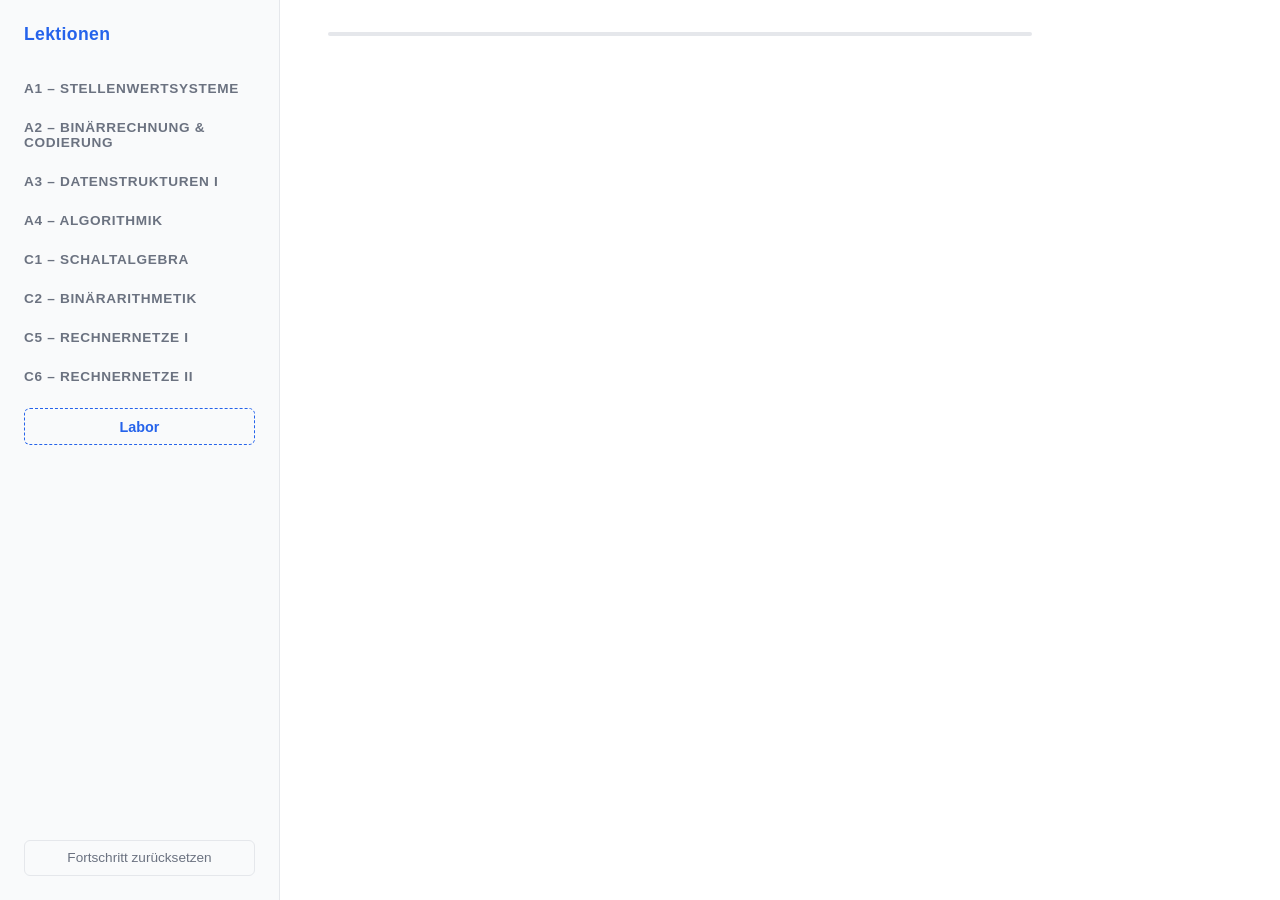
<file: index.html>
<!DOCTYPE html>
<html lang="de">
<head>
  <meta charset="UTF-8">
  <meta http-equiv="refresh" content="0;url=app/index.html">
  <title>KOIN Lernprogramm</title>
</head>
<body>
  <p>Weiterleitung zum <a href="app/index.html">Lernprogramm</a>...</p>
</body>
</html>
</file>
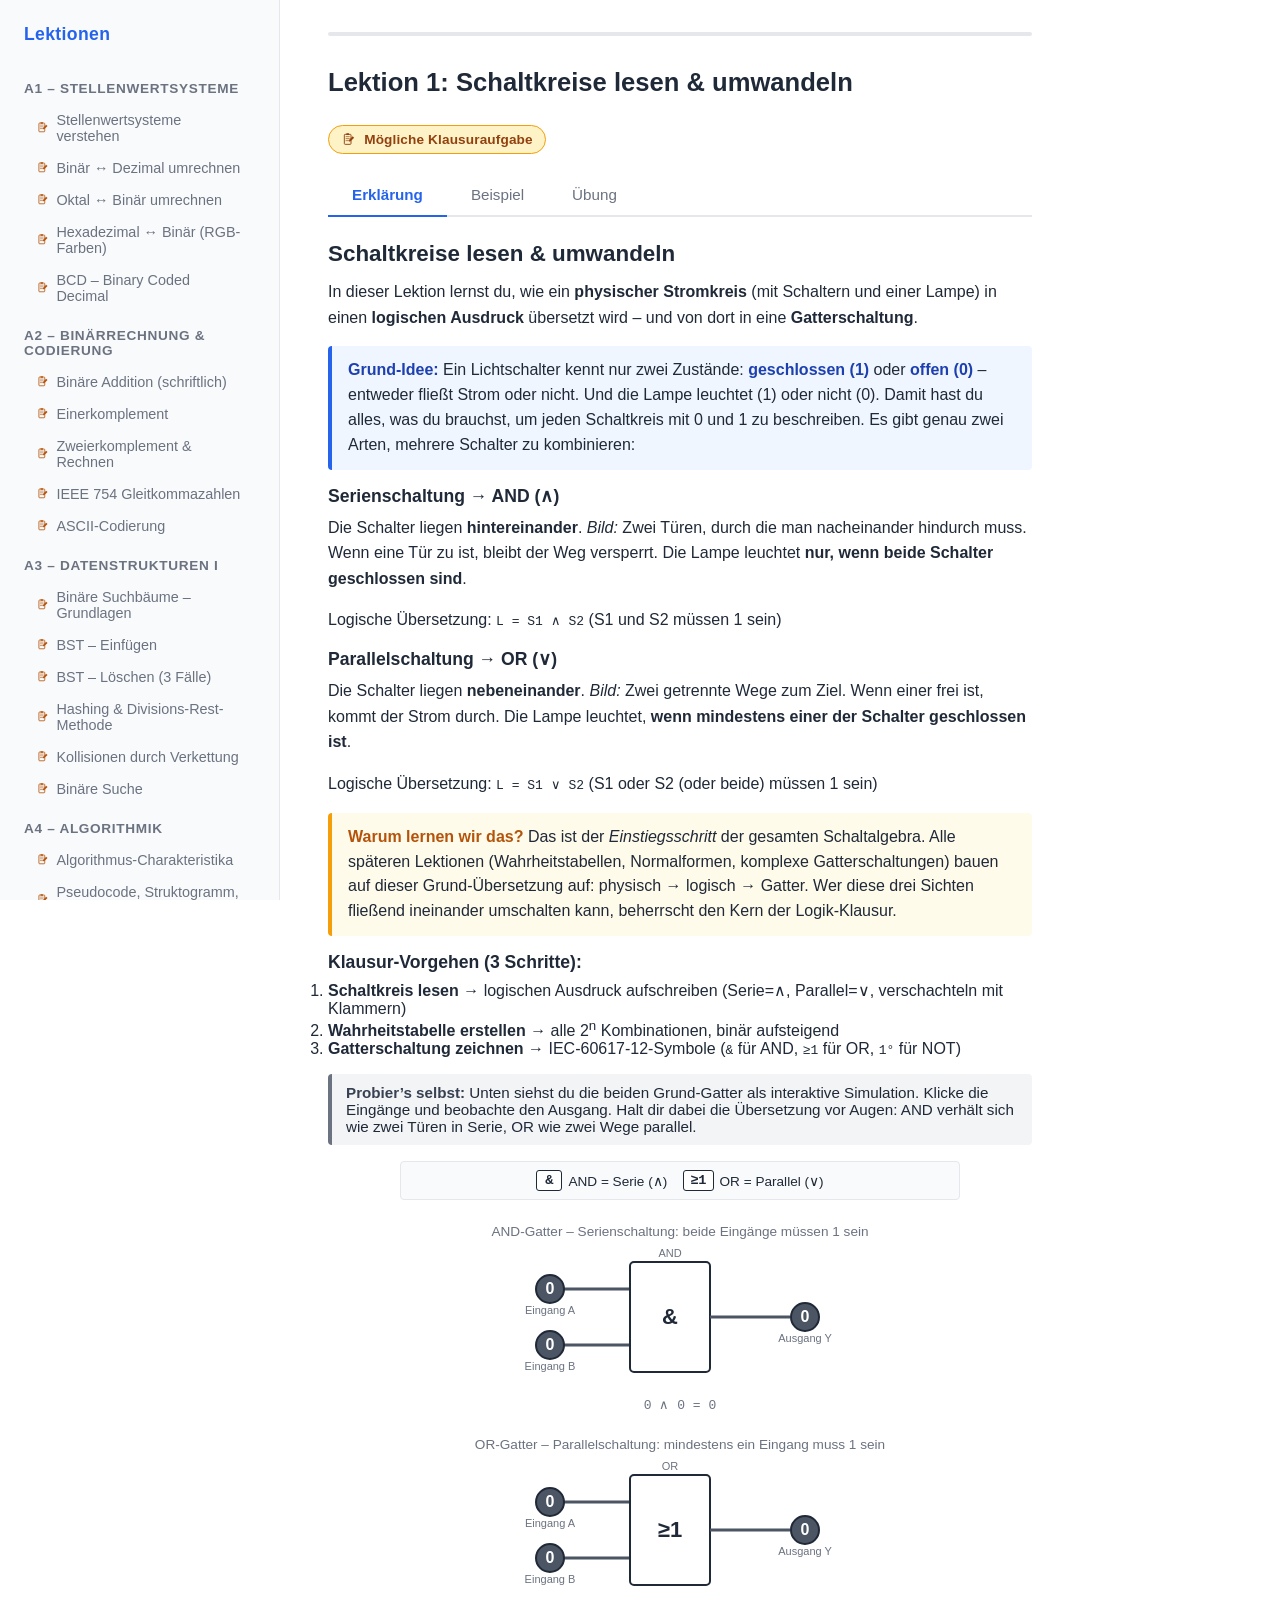
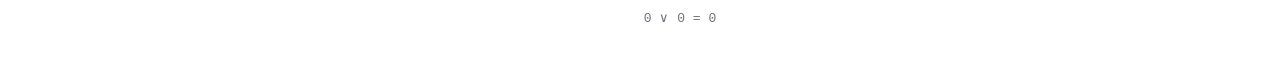
<file: app/index.html>
<!DOCTYPE html>
<html lang="de">
<head>
  <meta charset="UTF-8">
  <meta name="viewport" content="width=device-width, initial-scale=1.0">
  <title>KOIN Lernprogramm – A &amp; C Klausurvorbereitung</title>
  <link rel="stylesheet" href="css/style.css">
</head>
<body>
  <button class="menu-toggle" id="menu-toggle">&#9776;</button>
  <aside id="sidebar">
    <h2>Lektionen</h2>
    <div id="module-a1">
      <h3>A1 – Stellenwertsysteme</h3>
      <ul id="lesson-list-a1"></ul>
    </div>
    <div id="module-a2">
      <h3>A2 – Binärrechnung &amp; Codierung</h3>
      <ul id="lesson-list-a2"></ul>
    </div>
    <div id="module-a3">
      <h3>A3 – Datenstrukturen I</h3>
      <ul id="lesson-list-a3"></ul>
    </div>
    <div id="module-a4">
      <h3>A4 – Algorithmik</h3>
      <ul id="lesson-list-a4"></ul>
    </div>
    <div id="module-c1">
      <h3>C1 – Schaltalgebra</h3>
      <ul id="lesson-list-c1"></ul>
    </div>
    <div id="module-c2">
      <h3>C2 – Binärarithmetik</h3>
      <ul id="lesson-list-c2"></ul>
    </div>
    <div id="module-c5">
      <h3>C5 – Rechnernetze I</h3>
      <ul id="lesson-list-c5"></ul>
    </div>
    <div id="module-c6">
      <h3>C6 – Rechnernetze II</h3>
      <ul id="lesson-list-c6"></ul>
    </div>
    <div id="lab-entry" class="lab-entry">Labor</div>
    <button id="reset-progress">Fortschritt zurücksetzen</button>
  </aside>
  <main id="content">
    <div id="progress-bar-container">
      <div id="progress-bar"></div>
    </div>
    <div id="lesson-container"></div>
  </main>
  <script src="js/progress.js"></script>
  <script src="js/parser.js"></script>
  <script src="js/visuals.js"></script>
  <script src="js/circuits.js"></script>
  <script src="js/exercises.js"></script>
  <script src="js/renderer.js"></script>
  <script src="js/sandbox.js"></script>
  <script src="js/lessons-a1.js"></script>
  <script src="js/lessons-a2.js"></script>
  <script src="js/lessons-a3.js"></script>
  <script src="js/lessons-a4.js"></script>
  <script src="js/lessons-c1.js"></script>
  <script src="js/lessons-c2.js"></script>
  <script src="js/lessons-c5.js"></script>
  <script src="js/lessons-c6.js"></script>
  <script src="js/app.js"></script>
</body>
</html>
</file>
<file: app/css/style.css>
/* === CSS-Variablen === */
:root {
  --accent: #2563EB;
  --accent-light: #DBEAFE;
  --success: #16A34A;
  --error: #DC2626;
  --text: #1F2937;
  --text-light: #6B7280;
  --bg: #FFFFFF;
  --sidebar-bg: #F9FAFB;
  --border: #E5E7EB;
  --sidebar-width: 280px;
  --signal-high: #16A34A;
  --signal-low: #4B5563;
  --signal-carry: #F59E0B;
  --signal-active: #2563EB;
}

/* === Reset === */
*,
*::before,
*::after {
  box-sizing: border-box;
  margin: 0;
  padding: 0;
}

/* === Body: CSS Grid Layout === */
body {
  display: grid;
  grid-template-columns: var(--sidebar-width) 1fr;
  min-height: 100vh;
  font-family: -apple-system, BlinkMacSystemFont, "Segoe UI", Roboto,
    "Helvetica Neue", Arial, sans-serif;
  color: var(--text);
  background: var(--bg);
}

/* === Sidebar === */
#sidebar {
  display: flex;
  flex-direction: column;
  background: var(--sidebar-bg);
  border-right: 1px solid var(--border);
  padding: 1.5rem;
  position: sticky;
  top: 0;
  height: 100vh;
  overflow-y: auto;
}

#sidebar h2 {
  font-size: 1.1rem;
  color: var(--accent);
  margin-bottom: 1.25rem;
  letter-spacing: 0.02em;
}

#sidebar h3 {
  font-size: 0.85rem;
  color: var(--text-light);
  text-transform: uppercase;
  letter-spacing: 0.05em;
  margin-bottom: 0.5rem;
  margin-top: 1rem;
}

#sidebar ul {
  list-style: none;
}

#sidebar li {
  padding: 0.5rem 0.75rem;
  border-radius: 6px;
  cursor: pointer;
  font-size: 0.9rem;
  color: var(--text);
  transition: background 0.15s ease;
}

#sidebar li:hover {
  background: var(--accent-light);
}

#sidebar li.active {
  background: var(--accent-light);
  color: var(--accent);
  font-weight: 600;
}

#sidebar li.completed {
  color: var(--success);
}

#sidebar li.in-progress {
  color: var(--text);
}

#sidebar li.not-started {
  color: var(--text-light);
}

/* === Klausur-Markierung ("Mögliche Klausuraufgabe") === */
#sidebar li.exam-relevant {
  display: flex;
  align-items: center;
  gap: 0.4rem;
}

#sidebar li .exam-icon {
  width: 14px;
  height: 14px;
  flex-shrink: 0;
  color: #B45309; /* Amber-700 – passt zu Klausur-Gelb */
}

#sidebar li.active .exam-icon,
#sidebar li.completed .exam-icon {
  color: inherit;
}

.exam-badge {
  display: inline-flex;
  align-items: center;
  gap: 0.45rem;
  margin: 0.25rem 0 1.25rem;
  padding: 0.35rem 0.75rem;
  background: #FEF3C7;      /* Amber-100 */
  border: 1px solid #F59E0B; /* Amber-500 */
  border-radius: 999px;
  color: #92400E;           /* Amber-800 */
  font-size: 0.85rem;
  font-weight: 600;
  letter-spacing: 0.01em;
}

.exam-badge .exam-icon {
  width: 16px;
  height: 16px;
  color: currentColor;
}

/* Exercise-Level-Variante: kompakter, direkt vor der Frage */
.exam-badge.exercise-exam-badge {
  margin: 0 0 0.5rem;
  padding: 0.2rem 0.55rem;
  font-size: 0.75rem;
  font-weight: 600;
}

.exam-badge.exercise-exam-badge .exam-icon {
  width: 13px;
  height: 13px;
}

/* Reset-Button: wird durch flex + margin-top:auto nach unten gedrückt */
#reset-progress {
  margin-top: auto;
  padding: 0.6rem 1rem;
  background: none;
  border: 1px solid var(--border);
  border-radius: 6px;
  color: var(--text-light);
  font-size: 0.85rem;
  cursor: pointer;
  transition: background 0.15s ease, color 0.15s ease;
}

#reset-progress:hover {
  background: var(--error);
  color: #fff;
  border-color: var(--error);
}

/* === Hauptinhalt === */
#content {
  padding: 2rem 3rem;
  max-width: 800px;
}

/* === Fortschrittsbalken === */
#progress-bar-container {
  height: 4px;
  background: #E5E7EB;
  border-radius: 2px;
  margin-bottom: 2rem;
}

#progress-bar {
  height: 100%;
  background: var(--accent);
  border-radius: 2px;
  width: 0%;
  transition: width 0.4s ease;
}

/* === Typografie === */
h1 {
  font-size: 1.8rem;
  margin-bottom: 1rem;
  color: var(--text);
}

h2 {
  font-size: 1.4rem;
  margin-bottom: 0.75rem;
  color: var(--text);
}

h3 {
  font-size: 1.1rem;
  margin-bottom: 0.5rem;
  color: var(--text);
}

p {
  line-height: 1.6;
  margin-bottom: 1rem;
  color: var(--text);
}

/* === Phase Tabs === */
.phase-tabs {
  display: flex;
  gap: 0;
  border-bottom: 2px solid var(--border);
  margin-bottom: 1.5rem;
}

.phase-tab {
  padding: 0.75rem 1.5rem;
  border: none;
  background: none;
  cursor: pointer;
  font-size: 0.95rem;
  color: var(--text-light);
  border-bottom: 2px solid transparent;
  margin-bottom: -2px;
  transition: all 0.2s;
}

.phase-tab:hover {
  color: var(--text);
}

.phase-tab.active {
  color: var(--accent);
  border-bottom-color: var(--accent);
  font-weight: 600;
}

/* === Phasen === */
.phase {
  display: none;
  animation: fadeIn 0.3s ease;
}

.phase.active {
  display: block;
}

@keyframes fadeIn {
  from { opacity: 0; transform: translateY(5px); }
  to { opacity: 1; transform: translateY(0); }
}

/* === Beispiel-Schritte === */
.example-step {
  background: var(--sidebar-bg);
  border: 1px solid var(--border);
  border-radius: 8px;
  margin-bottom: 0.75rem;
  overflow: hidden;
}

.example-step summary {
  padding: 0.75rem 1rem;
  cursor: pointer;
  font-weight: 600;
  color: var(--text);
  list-style: none;
}

.example-step summary::before {
  content: '▶ ';
  font-size: 0.7rem;
  margin-right: 0.5rem;
  transition: transform 0.2s;
  display: inline-block;
}

.example-step[open] summary::before {
  transform: rotate(90deg);
}

.step-content {
  padding: 0.75rem 1rem;
  border-top: 1px solid var(--border);
}

/* === Lektion Titel === */
#lesson-container h1 {
  margin-bottom: 1.5rem;
  font-size: 1.6rem;
}

/* === Uebungen allgemein === */
.exercise-question {
  font-weight: 600;
  margin-bottom: 1rem;
  font-size: 1.05rem;
}

.exercise-feedback {
  margin-top: 1rem;
  padding: 0.75rem 1rem;
  border-radius: 8px;
  font-size: 0.9rem;
}

.exercise-feedback.correct {
  background: #DCFCE7;
  color: #166534;
  border: 1px solid #BBF7D0;
}

.exercise-feedback.incorrect {
  background: #FEF2F2;
  color: #991B1B;
  border: 1px solid #FECACA;
}

/* === Multiple Choice === */
.mc-options {
  display: flex;
  flex-direction: column;
  gap: 0.5rem;
}

.mc-option {
  padding: 0.75rem 1rem;
  border: 2px solid var(--border);
  border-radius: 8px;
  background: white;
  cursor: pointer;
  text-align: left;
  font-size: 0.95rem;
  transition: all 0.2s;
}

.mc-option:hover:not(:disabled) {
  border-color: var(--accent);
  background: var(--accent-light);
}

.mc-option.correct {
  border-color: var(--success);
  background: #DCFCE7;
  color: #166534;
}

.mc-option.incorrect {
  border-color: var(--error);
  background: #FEF2F2;
  color: #991B1B;
}

.mc-option:disabled {
  cursor: not-allowed;
  opacity: 0.7;
}

/* === Wahrheitstabelle === */
.truth-table {
  border-collapse: collapse;
  margin: 1rem 0;
}

.truth-table th,
.truth-table td {
  border: 1px solid var(--border);
  padding: 0.5rem 1rem;
  text-align: center;
  min-width: 50px;
}

.truth-table th {
  background: var(--sidebar-bg);
  font-weight: 600;
  font-size: 0.9rem;
}

.truth-table .input-col {
  background: var(--sidebar-bg);
  color: var(--text-light);
}

.truth-table .result-col {
  cursor: pointer;
  font-weight: 600;
  user-select: none;
  transition: all 0.15s;
}

.truth-table .result-col:hover {
  background: var(--accent-light);
}

.truth-table .result-col.correct {
  background: #DCFCE7;
  color: #166534;
}

.truth-table .result-col.incorrect {
  background: #FEF2F2;
  color: #991B1B;
}

.exercise-check-btn {
  margin-top: 1rem;
  padding: 0.6rem 1.5rem;
  background: var(--accent);
  color: white;
  border: none;
  border-radius: 6px;
  cursor: pointer;
  font-size: 0.95rem;
  transition: background 0.2s;
}

.exercise-check-btn:hover {
  background: #1D4ED8;
}

.exercise-check-btn:disabled {
  background: var(--text-light);
  cursor: not-allowed;
}

/* === Ausdruck-Eingabe === */
.expression-input-area {
  margin: 1rem 0;
}

.expression-field {
  width: 100%;
  padding: 0.75rem;
  font-family: 'Courier New', monospace;
  font-size: 1.1rem;
  border: 2px solid var(--border);
  border-radius: 6px;
  outline: none;
  transition: border-color 0.2s;
}

.expression-field:focus {
  border-color: var(--accent);
}

.symbol-buttons {
  display: flex;
  gap: 0.5rem;
  margin-top: 0.5rem;
  flex-wrap: wrap;
}

.symbol-btn {
  padding: 0.4rem 0.8rem;
  border: 1px solid var(--border);
  border-radius: 4px;
  background: var(--sidebar-bg);
  cursor: pointer;
  font-size: 1rem;
  font-family: 'Courier New', monospace;
  transition: all 0.15s;
}

.symbol-btn:hover {
  background: var(--accent-light);
  border-color: var(--accent);
}

/* === Zuordnung === */
.matching-area {
  display: grid;
  grid-template-columns: 1fr 1fr;
  gap: 2rem;
  margin: 1rem 0;
}

.match-item {
  padding: 0.75rem 1rem;
  border: 2px solid var(--border);
  border-radius: 8px;
  cursor: pointer;
  text-align: center;
  margin-bottom: 0.5rem;
  transition: all 0.2s;
  user-select: none;
}

.match-item:hover {
  border-color: var(--accent);
}

.match-item.selected {
  border-color: var(--accent);
  background: var(--accent-light);
  box-shadow: 0 0 0 2px var(--accent-light);
}

.match-item.matched {
  opacity: 0.9;
  color: white;
  font-weight: 600;
}

/* === Binaerrechnung === */
.binary-calc {
  display: inline-block;
  font-family: 'Courier New', monospace;
  font-size: 1.2rem;
  margin: 1rem 0;
}

.binary-row {
  display: flex;
  justify-content: flex-end;
  gap: 0.25rem;
  margin-bottom: 0.25rem;
}

.binary-cell {
  width: 2.5rem;
  height: 2.5rem;
  display: flex;
  align-items: center;
  justify-content: center;
  font-weight: 600;
}

.binary-input {
  width: 2.5rem;
  height: 2.5rem;
  text-align: center;
  font-family: 'Courier New', monospace;
  font-size: 1.2rem;
  font-weight: 600;
  border: 2px solid var(--border);
  border-radius: 6px;
  outline: none;
  transition: border-color 0.2s;
}

.binary-input:focus {
  border-color: var(--accent);
}

.binary-input.correct {
  border-color: var(--success);
  background: #DCFCE7;
}

.binary-input.incorrect {
  border-color: var(--error);
  background: #FEF2F2;
}

.binary-operator {
  font-size: 1.2rem;
  margin-right: 0.5rem;
}

.binary-divider {
  border-top: 2px solid var(--text);
  margin: 0.25rem 0;
}

.binary-label {
  font-size: 0.8rem;
  color: var(--text-light);
  margin-right: 0.5rem;
}

/* === Gatter-Symbole (IEC 60617-12) === */
.gate-symbol {
  display: inline-block;
  vertical-align: middle;
}

/* === Schaltungsdiagramme (Lektionen 13-17) === */
.circuit-diagram {
  display: block;
  width: 100%;
  max-width: 520px;
  height: auto;
  margin: 1rem auto;
  background: #fafbfc;
  border: 1px solid var(--border);
  border-radius: 8px;
  padding: 12px;
}
.cd-wire { stroke: #374151; stroke-width: 2; fill: none; }
.cd-gate { fill: #fff; stroke: #374151; stroke-width: 2; }
.cd-gate-text { text-anchor: middle; font-size: 14px; font-weight: bold; font-family: inherit; fill: #374151; }
.cd-label { font-size: 14px; font-weight: bold; font-family: inherit; fill: #374151; }
.cd-label-small { font-size: 12px; font-family: inherit; fill: #6B7280; }
.cd-junction { fill: #374151; }
.cd-block { fill: #DBEAFE; stroke: #374151; stroke-width: 2; }
.cd-block-text { text-anchor: middle; font-size: 15px; font-weight: bold; font-family: inherit; fill: #1F2937; }
.cd-neg { fill: #fff; stroke: #374151; stroke-width: 2; }
.cd-feedback { stroke: #2563EB; stroke-width: 2; stroke-dasharray: 6,3; fill: none; }

/* === Responsive: Tablet (< 1024px) === */
@media (max-width: 1024px) {
  body {
    grid-template-columns: 1fr;
  }

  #sidebar {
    position: fixed;
    left: -280px;
    top: 0;
    z-index: 100;
    transition: left 0.3s;
    box-shadow: none;
  }

  #sidebar.open {
    left: 0;
    box-shadow: 2px 0 10px rgba(0,0,0,0.1);
  }

  #content {
    padding: 1rem 1.5rem;
  }

  /* Hamburger Button */
  .menu-toggle {
    display: block;
  }
}

@media (min-width: 1025px) {
  .menu-toggle {
    display: none;
  }
}

.menu-toggle {
  position: fixed;
  top: 1rem;
  left: 1rem;
  z-index: 101;
  background: var(--accent);
  color: white;
  border: none;
  border-radius: 6px;
  width: 40px;
  height: 40px;
  font-size: 1.2rem;
  cursor: pointer;
  display: none;
}

.circuit-legend {
  display: flex;
  gap: 16px;
  flex-wrap: wrap;
  justify-content: center;
  font-size: 0.85rem;
  background: #f9fafb;
  border: 1px solid #e5e7eb;
  padding: 8px 12px;
  border-radius: 4px;
  margin: 8px auto 16px;
  max-width: 560px;
}

.circuit-legend .legend-item {
  display: inline-flex;
  align-items: center;
  gap: 6px;
}

.circuit-legend .legend-symbol {
  display: inline-block;
  min-width: 26px;
  padding: 2px 6px;
  background: white;
  border: 1.5px solid #1F2937;
  border-radius: 3px;
  text-align: center;
  font-family: monospace;
  font-weight: 600;
}

.reading-guide {
  background: #f3f4f6;
  border-left: 4px solid #6b7280;
  padding: 10px 14px;
  margin: 16px 0;
  border-radius: 4px;
  font-size: 0.95rem;
}

.reading-guide strong {
  color: #374151;
}

/* === Erklaerungs-Bloecke (Analogie & Warum-Kontext) === */
.analogy-box {
  background: #eff6ff;
  border-left: 4px solid #2563EB;
  padding: 12px 16px;
  margin: 16px 0;
  border-radius: 4px;
  line-height: 1.55;
}

.analogy-box strong {
  color: #1e40af;
}

.why-context {
  background: #fffbeb;
  border-left: 4px solid #f59e0b;
  padding: 12px 16px;
  margin: 16px 0;
  border-radius: 4px;
  line-height: 1.55;
}

.why-context strong {
  color: #b45309;
}

/* Klausur-Tipp: sattes Gelb, leicht kraeftiger als why-context */
.tip-box {
  background: #fef9c3;
  border-left: 4px solid #ca8a04;
  padding: 12px 16px;
  margin: 16px 0;
  border-radius: 4px;
  line-height: 1.55;
}

.tip-box strong {
  color: #854d0e;
}

/* Fallstrick / typischer Klausurfehler: Rot */
.warning-box {
  background: #fee2e2;
  border-left: 4px solid #dc2626;
  padding: 12px 16px;
  margin: 16px 0;
  border-radius: 4px;
  line-height: 1.55;
}

.warning-box strong {
  color: #991b1b;
}

/* === Visualisierungen === */
.visual-container {
  margin: 1.5rem 0;
  text-align: center;
}

.visual-container .visual-label {
  font-size: 0.85rem;
  color: var(--text-light);
  margin-bottom: 0.5rem;
  text-align: center;
}

.gate-sim {
  display: inline-block;
  cursor: default;
}

.gate-sim .gate-input {
  cursor: pointer;
  transition: fill 0.15s;
}

.gate-sim .gate-input:hover {
  filter: brightness(1.2);
}

.gate-sim .wire-high {
  stroke: var(--signal-high);
}

.gate-sim .wire-low {
  stroke: var(--signal-low);
}

.gate-sim .signal-dot-high {
  fill: var(--signal-high);
}

.gate-sim .signal-dot-low {
  fill: var(--signal-low);
}

/* Circuit View */
.circuit-view {
  display: block;
  width: 100%;
  max-width: 520px;
  margin: 1rem auto;
  background: #fafbfc;
  border: 1px solid var(--border);
  border-radius: 8px;
  padding: 16px;
}

.circuit-view .gate-body {
  fill: white;
  stroke: var(--text);
  stroke-width: 2;
}

.circuit-view .gate-label {
  font-size: 10px;
  fill: var(--text-light);
  text-anchor: middle;
}

/* Verknüpfte Wahrheitstabelle */
.truth-table-linked {
  display: flex;
  gap: 24px;
  align-items: flex-start;
  flex-wrap: wrap;
}

.truth-table-linked .truth-table tr.highlighted {
  background: var(--accent-light);
  outline: 2px solid var(--accent);
  outline-offset: -1px;
}

.truth-table-linked .truth-table tr {
  cursor: pointer;
  transition: background 0.15s;
}

.truth-table-linked .truth-table tbody tr:hover {
  background: var(--accent-light);
}

/* Binäraddition Animation */
.binary-anim {
  font-family: 'Courier New', monospace;
  font-size: 1.3rem;
  line-height: 2;
  display: inline-block;
  text-align: right;
}

.binary-anim .carry-bit {
  color: var(--signal-carry);
  font-size: 0.9rem;
}

.binary-anim .active-col {
  background: var(--accent-light);
  padding: 2px 6px;
  border-radius: 3px;
  color: var(--accent);
  font-weight: bold;
}

.binary-anim .result-bit {
  color: var(--signal-high);
}

.binary-anim-controls {
  display: flex;
  gap: 8px;
  justify-content: center;
  margin-top: 12px;
}

.binary-anim-controls button {
  padding: 6px 14px;
  border: 1px solid var(--border);
  border-radius: 4px;
  background: var(--sidebar-bg);
  cursor: pointer;
  font-size: 0.9rem;
  transition: all 0.15s;
}

.binary-anim-controls button:hover {
  background: var(--accent-light);
  border-color: var(--accent);
}

.binary-anim-controls .btn-primary {
  background: var(--accent);
  color: white;
  border-color: var(--accent);
}

.binary-anim-controls .btn-primary:hover {
  background: #1D4ED8;
}

.binary-anim-step-info {
  text-align: center;
  color: var(--accent);
  font-size: 0.85rem;
  margin-top: 8px;
}

/* Timing-Diagramm */
.timing-diagram {
  border-top: 1px solid var(--border);
  padding-top: 16px;
  margin-top: 16px;
}

.timing-diagram .timing-label {
  font-size: 12px;
  color: var(--text-light);
  font-weight: 600;
  margin-bottom: 8px;
}

/* Ausdrucksbaum */
.expression-tree-view {
  text-align: center;
  margin: 1rem 0;
}

.expression-tree-view .op-node {
  stroke-width: 2;
}

.expression-tree-view .op-not { fill: #FEF2F2; stroke: var(--error); }
.expression-tree-view .op-and { fill: #F0FDF4; stroke: var(--signal-high); }
.expression-tree-view .op-or  { fill: #EFF6FF; stroke: var(--accent); }
.expression-tree-view .op-text-not { fill: var(--error); }
.expression-tree-view .op-text-and { fill: var(--signal-high); }
.expression-tree-view .op-text-or  { fill: var(--accent); }

.expression-tree-view .op-hidden { fill: #FEF3C7; stroke: #F59E0B; stroke-dasharray: 4,3; }
.expression-tree-view .op-text-hidden { fill: #F59E0B; }

.expression-tree-view .var-node {
  fill: var(--sidebar-bg);
  stroke: var(--signal-low);
  stroke-width: 1.5;
}

.expression-tree-legend {
  display: flex;
  gap: 16px;
  justify-content: center;
  margin-top: 8px;
  font-size: 0.8rem;
}

/* DNF Highlighter */
.dnf-view {
  display: flex;
  gap: 32px;
  align-items: flex-start;
  flex-wrap: wrap;
}

.dnf-view .dnf-formula {
  font-family: 'Courier New', monospace;
  font-size: 1rem;
  line-height: 2.2;
}

.dnf-view .dnf-minterm {
  padding: 4px 8px;
  border-radius: 4px;
  font-weight: 500;
}

.dnf-view .dnf-rule {
  background: #FEF3C7;
  padding: 10px 14px;
  border-radius: 6px;
  font-size: 0.8rem;
  color: #92400E;
  margin-top: 12px;
}

/* Adder Simulation */
.adder-sim {
  text-align: center;
}

.adder-sim .bit-toggle {
  width: 48px;
  height: 32px;
  display: inline-flex;
  align-items: center;
  justify-content: center;
  border-radius: 4px;
  font-weight: bold;
  font-family: 'Courier New', monospace;
  cursor: pointer;
  color: white;
  transition: all 0.15s;
  border: none;
  font-size: 1rem;
}

.adder-sim .bit-toggle.high {
  background: var(--signal-high);
}

.adder-sim .bit-toggle.low {
  background: var(--signal-low);
}

.adder-sim .bit-toggle:hover {
  filter: brightness(1.15);
}

.adder-sim .adder-result {
  color: var(--signal-high);
  font-weight: 600;
  font-size: 0.9rem;
  margin-top: 8px;
}

/* Sandbox / Labor */
.sandbox-section {
  margin-bottom: 2.5rem;
  padding-bottom: 2rem;
  border-bottom: 1px solid var(--border);
}

.sandbox-section:last-child {
  border-bottom: none;
}

.sandbox-section h2 {
  font-size: 1.2rem;
  margin-bottom: 1rem;
  color: var(--accent);
}

.sandbox-section p {
  font-size: 0.9rem;
  color: var(--text-light);
  margin-bottom: 1rem;
}

.sandbox-controls {
  display: flex;
  gap: 8px;
  flex-wrap: wrap;
  margin-bottom: 1rem;
}

.sandbox-controls select,
.sandbox-controls input {
  padding: 6px 12px;
  border: 1px solid var(--border);
  border-radius: 4px;
  font-size: 0.9rem;
}

/* Labor-Eintrag in Sidebar */
#sidebar .lab-entry {
  margin-top: 1rem;
  padding: 0.6rem 0.75rem;
  border-radius: 6px;
  cursor: pointer;
  font-size: 0.9rem;
  color: var(--accent);
  font-weight: 600;
  border: 1px dashed var(--accent);
  text-align: center;
  transition: all 0.15s;
}

#sidebar .lab-entry:hover {
  background: var(--accent-light);
}

#sidebar .lab-entry.active {
  background: var(--accent-light);
  border-style: solid;
}

/* === C5: Netzwerk-Visualisierungen === */

/* IP-Converter */
.ip-converter {
  display: flex;
  flex-wrap: wrap;
  gap: 1.5rem;
  justify-content: center;
  align-items: flex-start;
}

.ip-converter .octet-group {
  display: flex;
  flex-direction: column;
  align-items: center;
  gap: 4px;
}

.ip-converter .octet-separator {
  font-size: 2rem;
  font-weight: bold;
  color: var(--text-light);
  align-self: center;
  padding-top: 1.5rem;
}

.ip-converter .place-values {
  display: flex;
  gap: 2px;
}

.ip-converter .place-values span {
  width: 44px;
  text-align: center;
  font-size: 10px;
  color: var(--text-light);
}

.ip-converter .bit-row {
  display: flex;
  gap: 2px;
}

.ip-converter .bit-btn {
  width: 32px;
  height: 32px;
  border: 2px solid var(--border);
  border-radius: 4px;
  font-family: monospace;
  font-size: 1rem;
  font-weight: bold;
  cursor: pointer;
  transition: background 0.15s, color 0.15s;
  display: flex;
  align-items: center;
  justify-content: center;
  min-width: 44px;
  min-height: 44px;
}

.ip-converter .bit-btn.high {
  background: var(--signal-high);
  color: white;
  border-color: var(--signal-high);
}

.ip-converter .bit-btn.low {
  background: var(--signal-low);
  color: white;
  border-color: var(--signal-low);
}

.ip-converter .octet-decimal input {
  width: 60px;
  text-align: center;
  font-size: 1.1rem;
  font-weight: bold;
  padding: 4px;
  border: 2px solid var(--border);
  border-radius: 4px;
  font-family: monospace;
}

.ip-converter .octet-decimal input:focus {
  border-color: var(--accent);
  outline: none;
}

.ip-converter .full-ip-display {
  width: 100%;
  text-align: center;
  font-family: monospace;
  font-size: 1.1rem;
  color: var(--text);
  margin-top: 0.5rem;
  padding: 8px;
  background: var(--sidebar-bg);
  border-radius: 6px;
}

/* Subnet-Calculator */
.subnet-calculator {
  max-width: 700px;
  margin: 0 auto;
}

.subnet-calculator .input-row {
  display: flex;
  gap: 0.5rem;
  align-items: center;
  flex-wrap: wrap;
  margin-bottom: 1rem;
}

.subnet-calculator .input-row label {
  font-weight: 600;
  min-width: 120px;
}

.subnet-calculator .octet-input {
  width: 55px;
  text-align: center;
  font-family: monospace;
  font-size: 1rem;
  padding: 6px 4px;
  border: 2px solid var(--border);
  border-radius: 4px;
}

.subnet-calculator .octet-input:focus {
  border-color: var(--accent);
  outline: none;
}

.subnet-calculator .octet-dot {
  font-weight: bold;
  font-size: 1.2rem;
}

.subnet-calculator .cidr-input {
  width: 50px;
  text-align: center;
  font-family: monospace;
  font-size: 1rem;
  padding: 6px 4px;
  border: 2px solid var(--border);
  border-radius: 4px;
}

.subnet-calculator .results {
  margin-top: 1rem;
}

.subnet-calculator .result-row {
  display: flex;
  gap: 0.5rem;
  align-items: baseline;
  padding: 6px 0;
  border-bottom: 1px solid var(--border);
}

.subnet-calculator .result-row:last-child {
  border-bottom: none;
}

.subnet-calculator .result-label {
  font-weight: 600;
  min-width: 140px;
  color: var(--text);
}

.subnet-calculator .result-value {
  font-family: monospace;
  font-size: 1rem;
}

.subnet-calculator .binary-display {
  margin-top: 1rem;
  font-family: monospace;
  font-size: 0.9rem;
  line-height: 1.8;
  background: var(--sidebar-bg);
  padding: 12px;
  border-radius: 6px;
  overflow-x: auto;
}

.subnet-calculator .net-part {
  color: var(--signal-high);
  font-weight: bold;
}

.subnet-calculator .host-part {
  color: var(--accent);
  font-weight: bold;
}

/* Subnetting-Visualizer */
.subnetting-viz {
  max-width: 700px;
  margin: 0 auto;
}

.subnetting-viz .controls {
  display: flex;
  gap: 1rem;
  align-items: center;
  margin-bottom: 1rem;
  flex-wrap: wrap;
}

.subnetting-viz .controls label {
  font-weight: 600;
}

.subnetting-viz .controls select {
  padding: 6px 12px;
  font-size: 1rem;
  border: 2px solid var(--border);
  border-radius: 4px;
  min-width: 80px;
}

.subnetting-viz .address-bar {
  width: 100%;
  height: 40px;
  display: flex;
  border-radius: 6px;
  overflow: hidden;
  border: 2px solid var(--border);
  margin-bottom: 1rem;
}

.subnetting-viz .subnet-segment {
  display: flex;
  align-items: center;
  justify-content: center;
  font-size: 0.75rem;
  font-weight: 600;
  color: white;
  transition: flex 0.3s;
  min-width: 0;
  overflow: hidden;
  text-overflow: ellipsis;
  white-space: nowrap;
  padding: 0 4px;
}

.subnetting-viz .subnet-details {
  display: grid;
  grid-template-columns: repeat(auto-fill, minmax(280px, 1fr));
  gap: 0.75rem;
}

.subnetting-viz .subnet-card {
  padding: 10px 14px;
  border-radius: 6px;
  border-left: 4px solid;
  background: var(--sidebar-bg);
  font-size: 0.85rem;
}

.subnetting-viz .subnet-card strong {
  display: block;
  margin-bottom: 4px;
}

.subnetting-viz .subnet-card code {
  font-family: monospace;
}

/* Network-Diagram */
.network-diagram {
  text-align: center;
}

.network-diagram svg {
  max-width: 100%;
  height: auto;
}

.network-diagram .device-label {
  font-size: 11px;
  fill: var(--text);
  text-anchor: middle;
  font-weight: 600;
}

.network-diagram .device-sublabel {
  font-size: 9px;
  fill: var(--text-light);
  text-anchor: middle;
}

.network-diagram .connection-line {
  stroke: var(--border);
  stroke-width: 2;
}

.network-diagram .device-icon {
  fill: white;
  stroke: var(--text);
  stroke-width: 1.5;
}

/* Network-Labeling Exercise */
.network-labeling .label-slot {
  cursor: pointer;
  fill: var(--accent-light);
  stroke: var(--accent);
  stroke-width: 1.5;
  rx: 4;
}

.network-labeling .label-slot:hover {
  fill: var(--accent);
  stroke: var(--accent);
}

.network-labeling .label-slot.assigned {
  fill: var(--accent);
}

.network-labeling .label-text {
  font-size: 10px;
  fill: var(--text);
  text-anchor: middle;
  pointer-events: none;
  font-weight: 600;
}

.network-labeling .label-text.assigned {
  fill: white;
}

.network-labeling .label-dropdown {
  position: absolute;
  background: white;
  border: 2px solid var(--accent);
  border-radius: 6px;
  box-shadow: 0 4px 12px rgba(0,0,0,0.15);
  z-index: 100;
  padding: 4px 0;
}

.network-labeling .label-dropdown div {
  padding: 8px 16px;
  cursor: pointer;
  font-size: 0.9rem;
  min-height: 44px;
  display: flex;
  align-items: center;
}

.network-labeling .label-dropdown div:hover {
  background: var(--accent-light);
}

/* Binary-Decimal Exercise */
.binary-decimal-exercise .round-display {
  text-align: center;
  margin: 1rem 0;
}

.binary-decimal-exercise .given-value {
  font-family: monospace;
  font-size: 1.5rem;
  font-weight: bold;
  color: var(--accent);
  margin: 0.5rem 0;
}

.binary-decimal-exercise .direction-hint {
  font-size: 0.9rem;
  color: var(--text-light);
  margin-bottom: 0.5rem;
}

.binary-decimal-exercise input {
  font-family: monospace;
  font-size: 1.2rem;
  text-align: center;
  width: 180px;
  padding: 8px;
  border: 2px solid var(--border);
  border-radius: 6px;
}

.binary-decimal-exercise input:focus {
  border-color: var(--accent);
  outline: none;
}

.binary-decimal-exercise .round-counter {
  font-size: 0.85rem;
  color: var(--text-light);
  margin-bottom: 0.5rem;
}

/* Subnet Exercise */
.subnet-exercise .field-row {
  display: flex;
  gap: 0.5rem;
  align-items: center;
  margin: 0.5rem 0;
  flex-wrap: wrap;
}

.subnet-exercise .field-row label {
  font-weight: 600;
  min-width: 140px;
}

.subnet-exercise .field-row input {
  font-family: monospace;
  font-size: 1rem;
  padding: 6px 8px;
  border: 2px solid var(--border);
  border-radius: 4px;
  width: 180px;
}

.subnet-exercise .field-row input:focus {
  border-color: var(--accent);
  outline: none;
}

.subnet-exercise .field-row .field-feedback {
  font-size: 0.85rem;
  font-weight: 600;
}

.subnet-exercise .field-row .field-feedback.correct {
  color: var(--success);
}

.subnet-exercise .field-row .field-feedback.wrong {
  color: var(--error);
}
</file>
